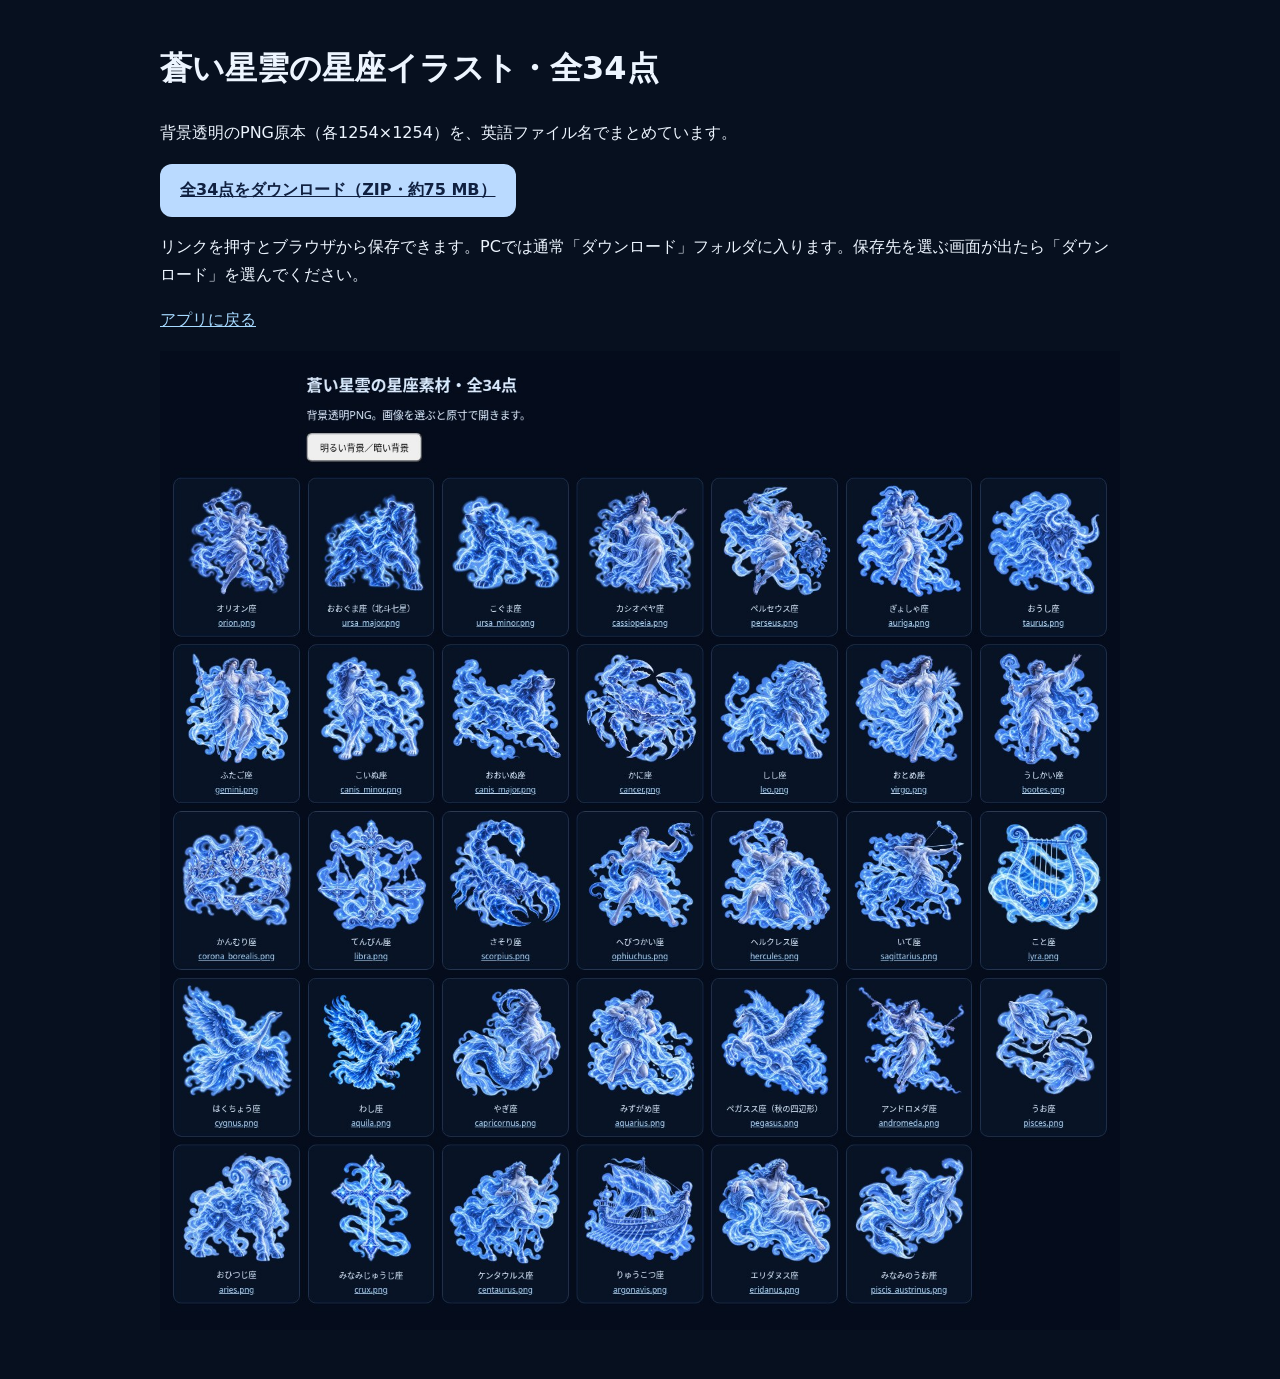
<file: downloads/index.html>
<!doctype html><html lang="ja"><meta charset="utf-8"><meta name="viewport" content="width=device-width,initial-scale=1"><title>星座イラスト素材のダウンロード</title><style>body{max-width:960px;margin:40px auto;padding:0 20px;font:16px/1.8 system-ui;background:#07101f;color:#edf5ff}a{color:#a6d9ff}img{width:100%;height:auto}.download{display:inline-block;background:#badaff;color:#102040;padding:12px 20px;border-radius:12px;font-weight:bold}</style><h1>蒼い星雲の星座イラスト・全34点</h1><p>背景透明のPNG原本（各1254×1254）を、英語ファイル名でまとめています。</p><p><a class="download" href="constellation_set_34.zip" download="constellation_set_34.zip">全34点をダウンロード（ZIP・約75 MB）</a></p><p>リンクを押すとブラウザから保存できます。PCでは通常「ダウンロード」フォルダに入ります。保存先を選ぶ画面が出たら「ダウンロード」を選んでください。</p><p><a href="../">アプリに戻る</a></p><img src="constellations-preview.jpg" alt="34星座のイラスト一覧"></html>
</file>
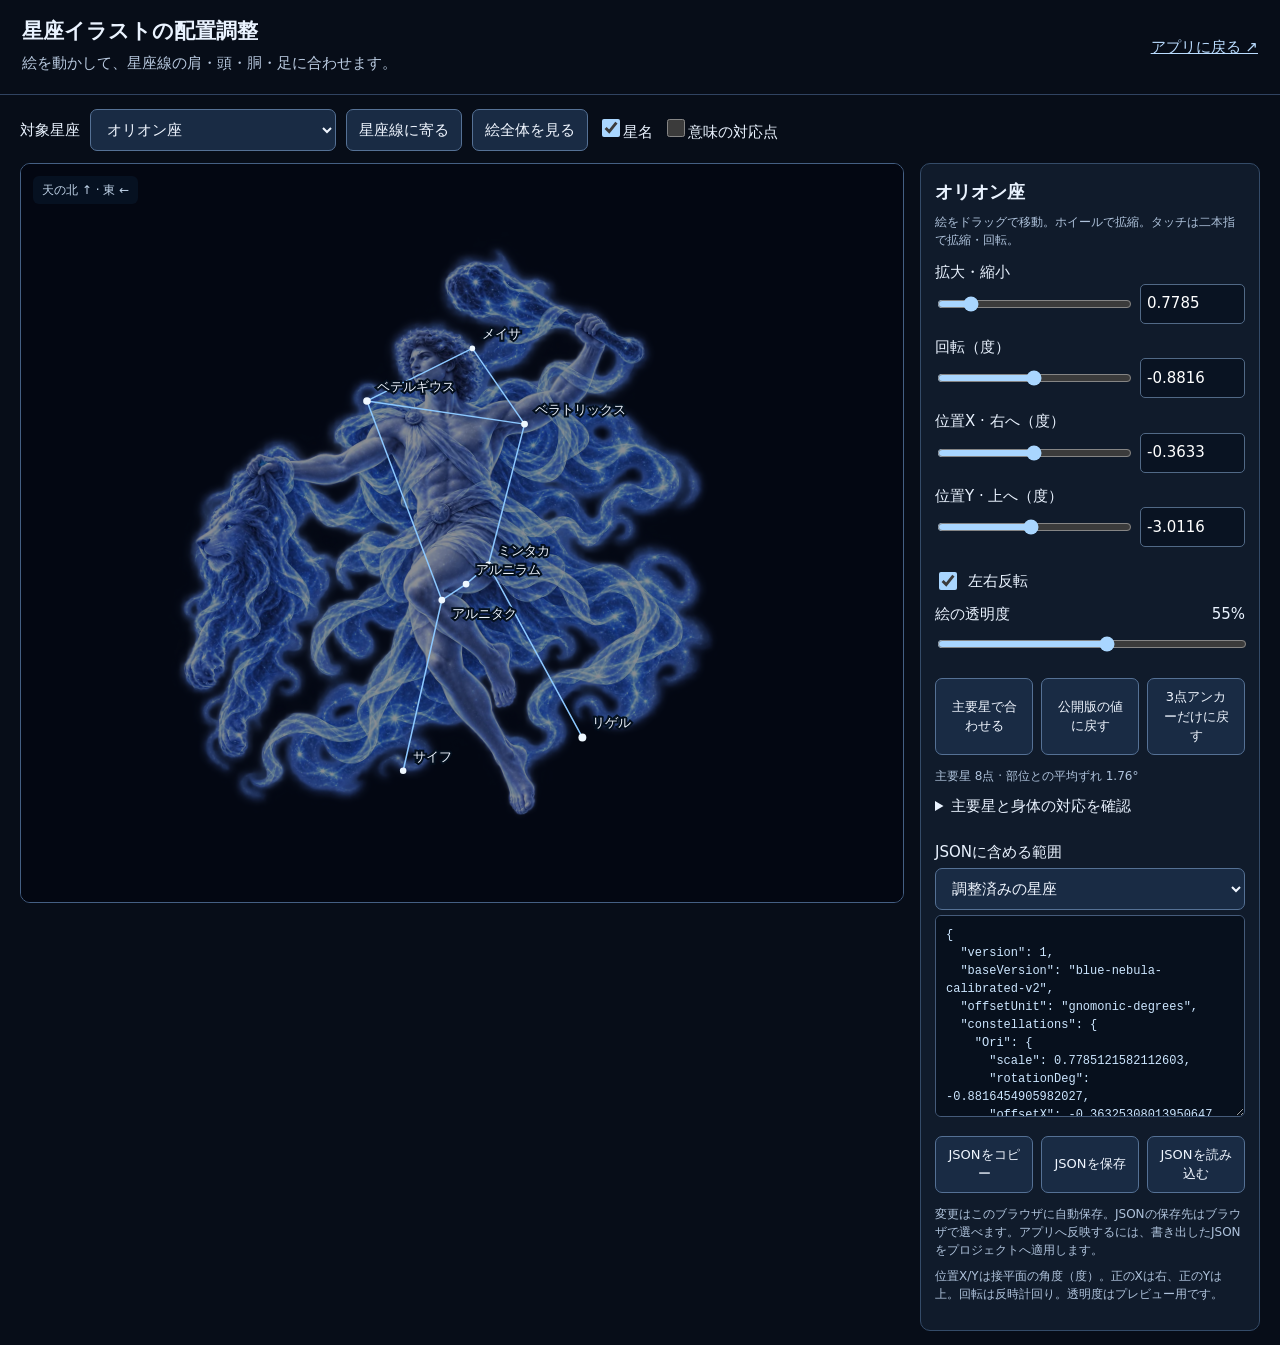
<file: tools/constellation-calibrator.html>
<!doctype html><html lang="ja"><head><meta charset="utf-8"><meta name="viewport" content="width=device-width,initial-scale=1"><title>星座イラスト配置キャリブレーター</title><link rel="stylesheet" href="constellation-calibrator.css"></head><body>
<header><div><h1>星座イラストの配置調整</h1><p>絵を動かして、星座線の肩・頭・胴・足に合わせます。</p></div><a href="../index.html">アプリに戻る ↗</a></header>
<main><div class="toolbar"><label for="constellationSelect">対象星座</label><select id="constellationSelect" disabled></select><button id="fitView">星座線に寄る</button><button id="fitAll">絵全体を見る</button><label><input id="showNames" type="checkbox" checked>星名</label><label><input id="showGuides" type="checkbox">意味の対応点</label></div>
<div class="workspace"><section class="stage" aria-label="星座線とイラストの比較"><canvas id="stage" tabindex="0" aria-label="ドラッグで画像を移動。二本指で拡大・回転できます。"></canvas><div class="compass">天の北 ↑ · 東 ←</div><div id="loading" role="status">読み込み中…</div></section>
<section class="controls" aria-label="配置の調整値"><h2 id="selectedName">配置</h2><p class="hint">絵をドラッグで移動。ホイールで拡縮。タッチは二本指で拡縮・回転。</p>
<div id="fields"></div><label class="check"><input id="flipX" type="checkbox">左右反転</label>
<label class="opacity">絵の透明度 <output id="opacityValue">55%</output><input id="opacity" type="range" min="0" max="100" step="5" value="55"></label>
<div class="buttons"><button id="autoFit">主要星で合わせる</button><button id="reset">公開版の値に戻す</button><button id="baseline">3点アンカーだけに戻す</button></div><p id="guideSummary" class="hint"></p>
<details id="guideDetails"><summary>主要星と身体の対応を確認</summary><table><thead><tr><th>星</th><th>絵の部位</th><th>ずれ</th></tr></thead><tbody id="guideTable"></tbody></table><p class="hint">部位と星のずれを線で表示できます。元のポーズと星の配置は異なるため、すべての関節を厳密に一致させるものではありません。</p></details>
<label for="exportScope">JSONに含める範囲</label><select id="exportScope"><option value="configured">調整済みの星座</option><option value="current">この星座</option><option value="all">全34星座</option></select>
<textarea id="jsonOutput" rows="10" readonly aria-label="調整値JSON"></textarea><div class="buttons"><button id="copy">JSONをコピー</button><button id="save">JSONを保存</button><label class="file">JSONを読み込む<input id="import" type="file" accept="application/json,.json"></label></div>
<p class="hint">変更はこのブラウザに自動保存。JSONの保存先はブラウザで選べます。アプリへ反映するには、書き出したJSONをプロジェクトへ適用します。</p><p class="hint">位置X/Yは接平面の角度（度）。正のXは右、正のYは上。回転は反時計回り。透明度はプレビュー用です。</p><p id="status" role="status" aria-live="polite"></p></section></div></main>
<script src="../assets/constellations/placement.js?v=calibration-v2"></script><script src="constellation-calibrator.js?v=calibration-v2"></script></body></html>
</file>
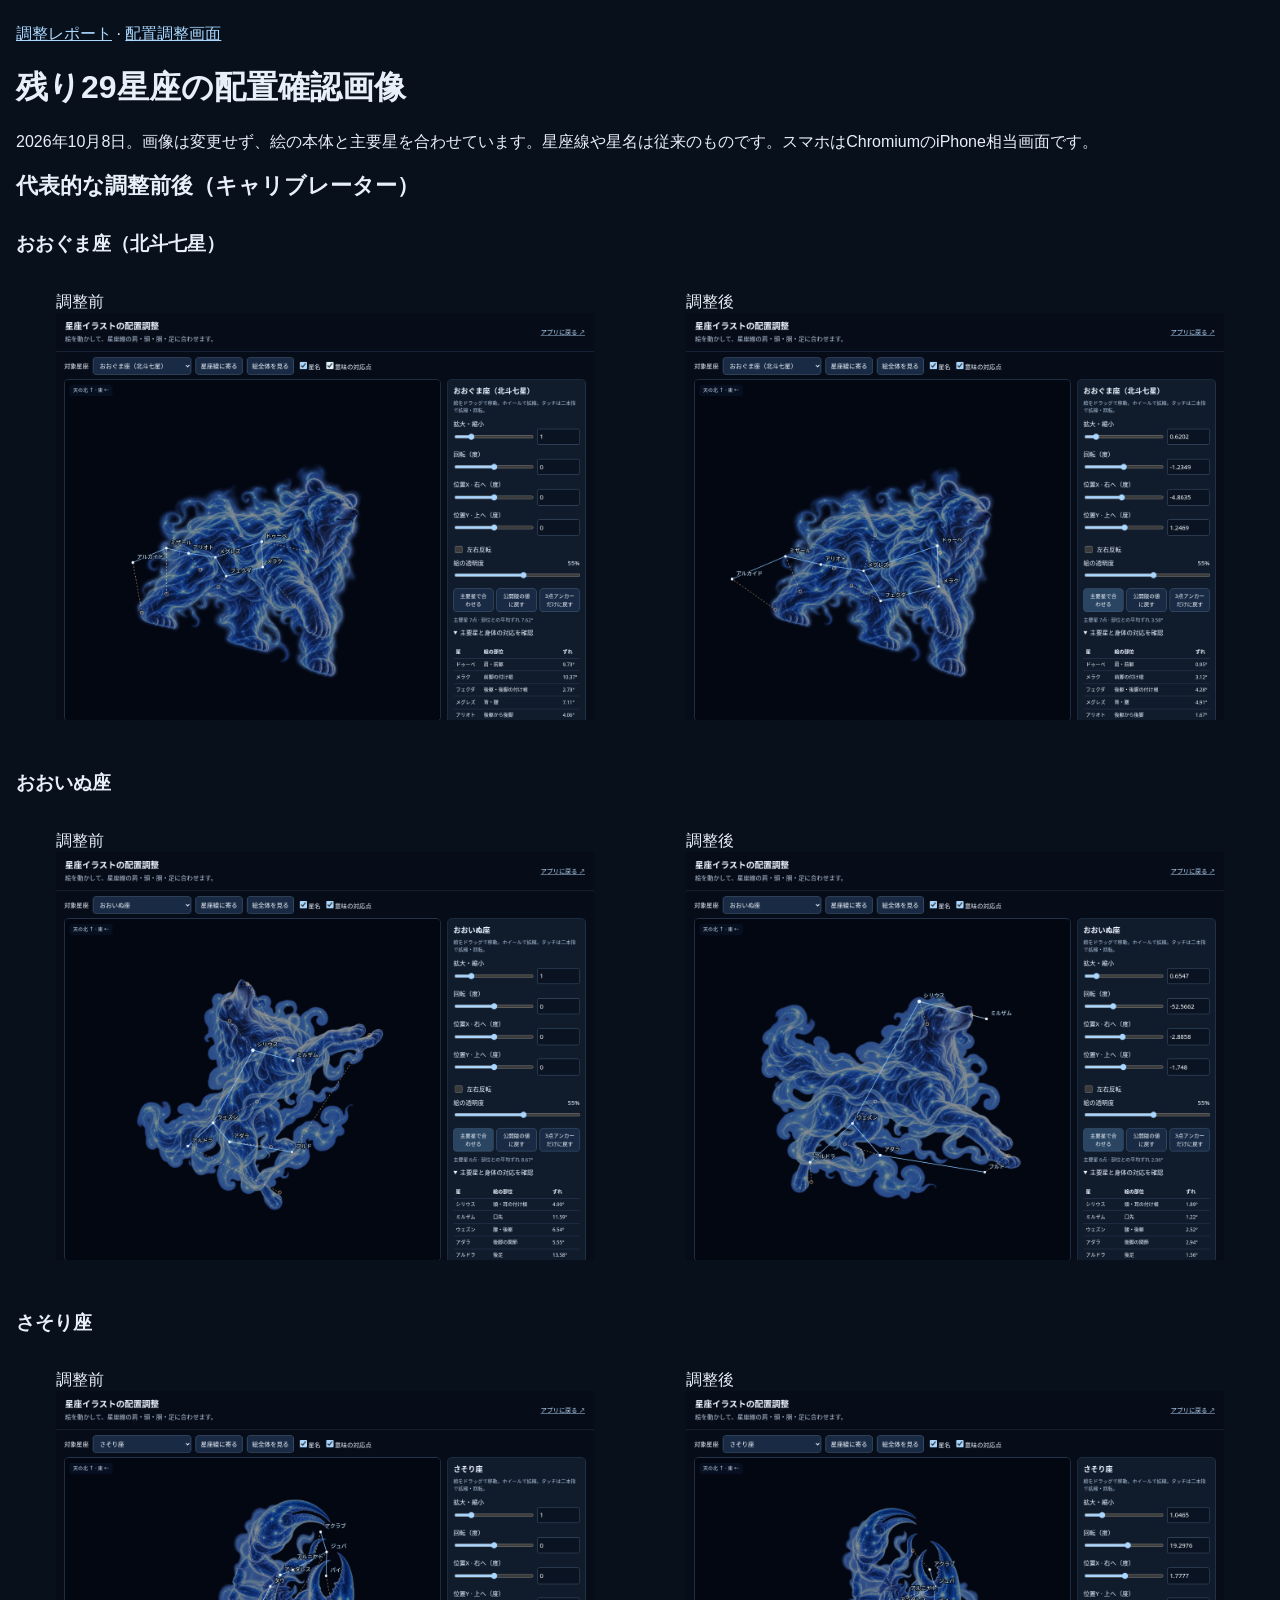
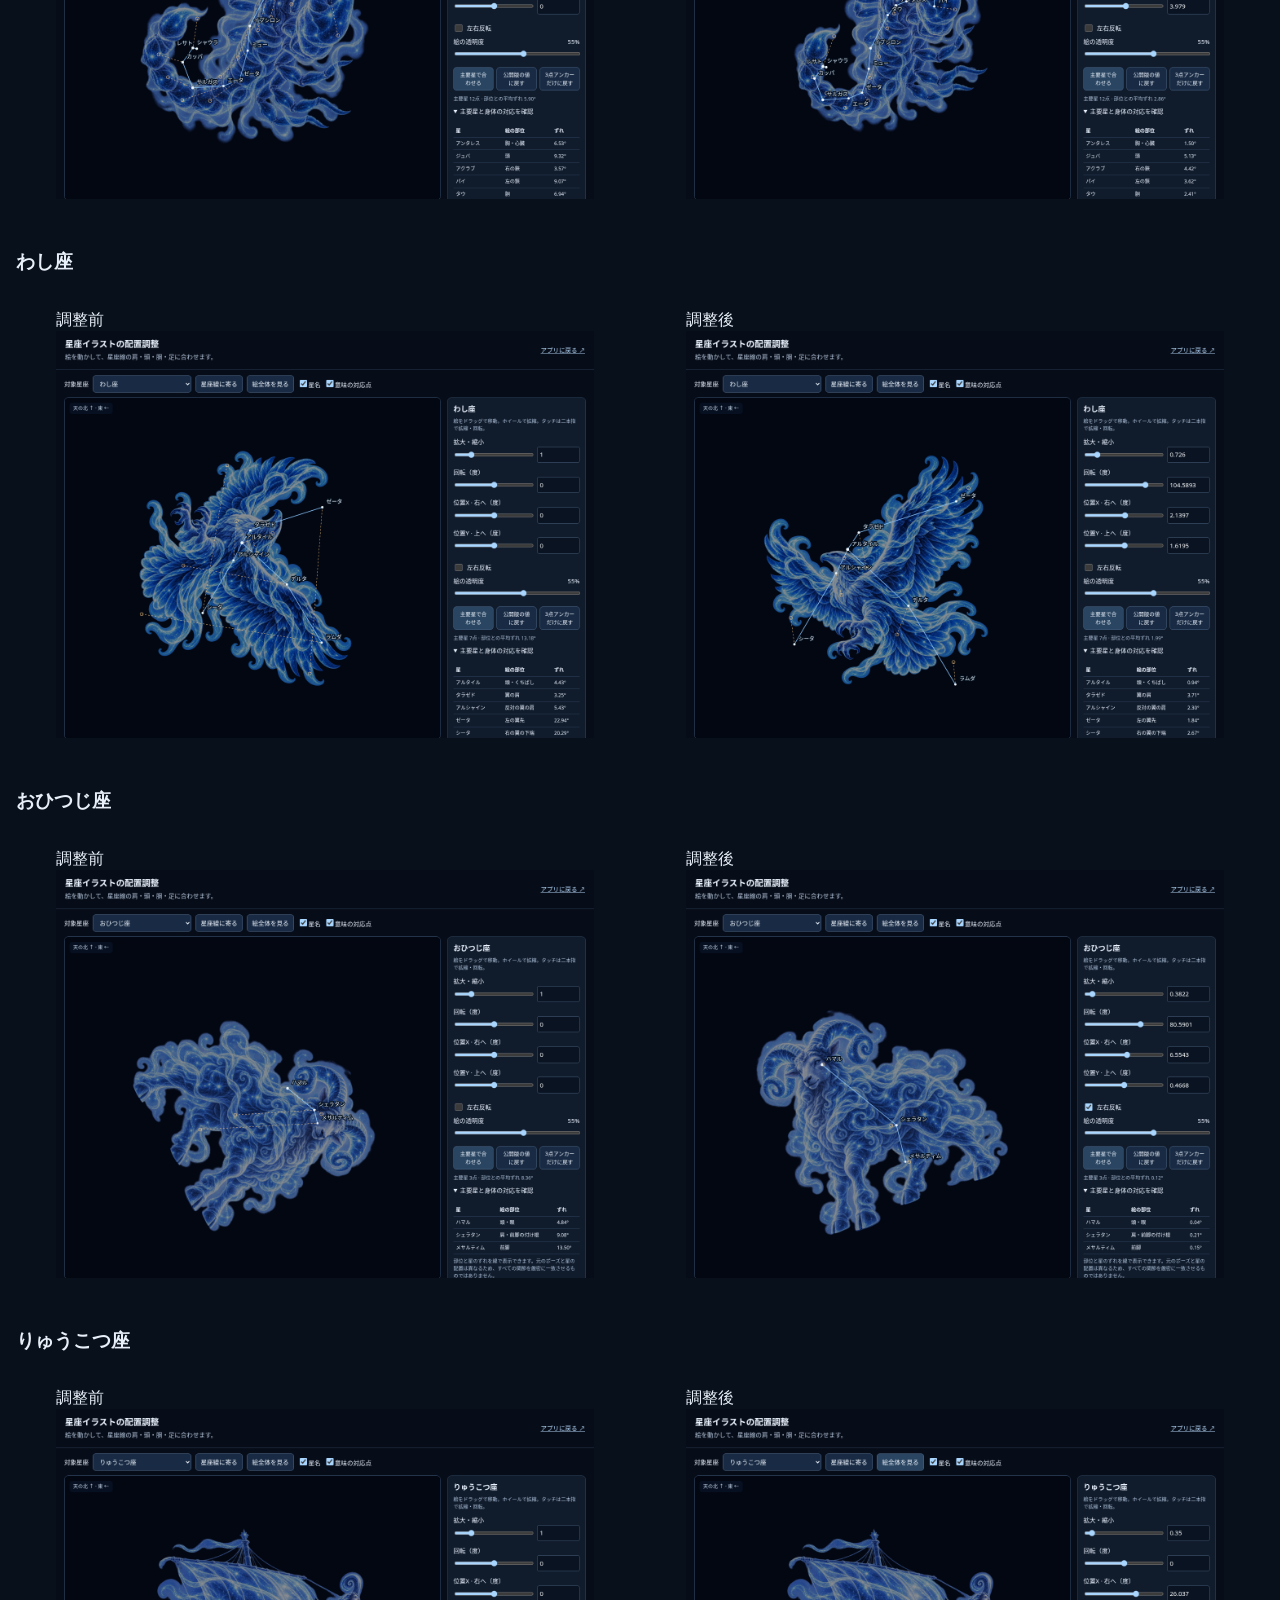
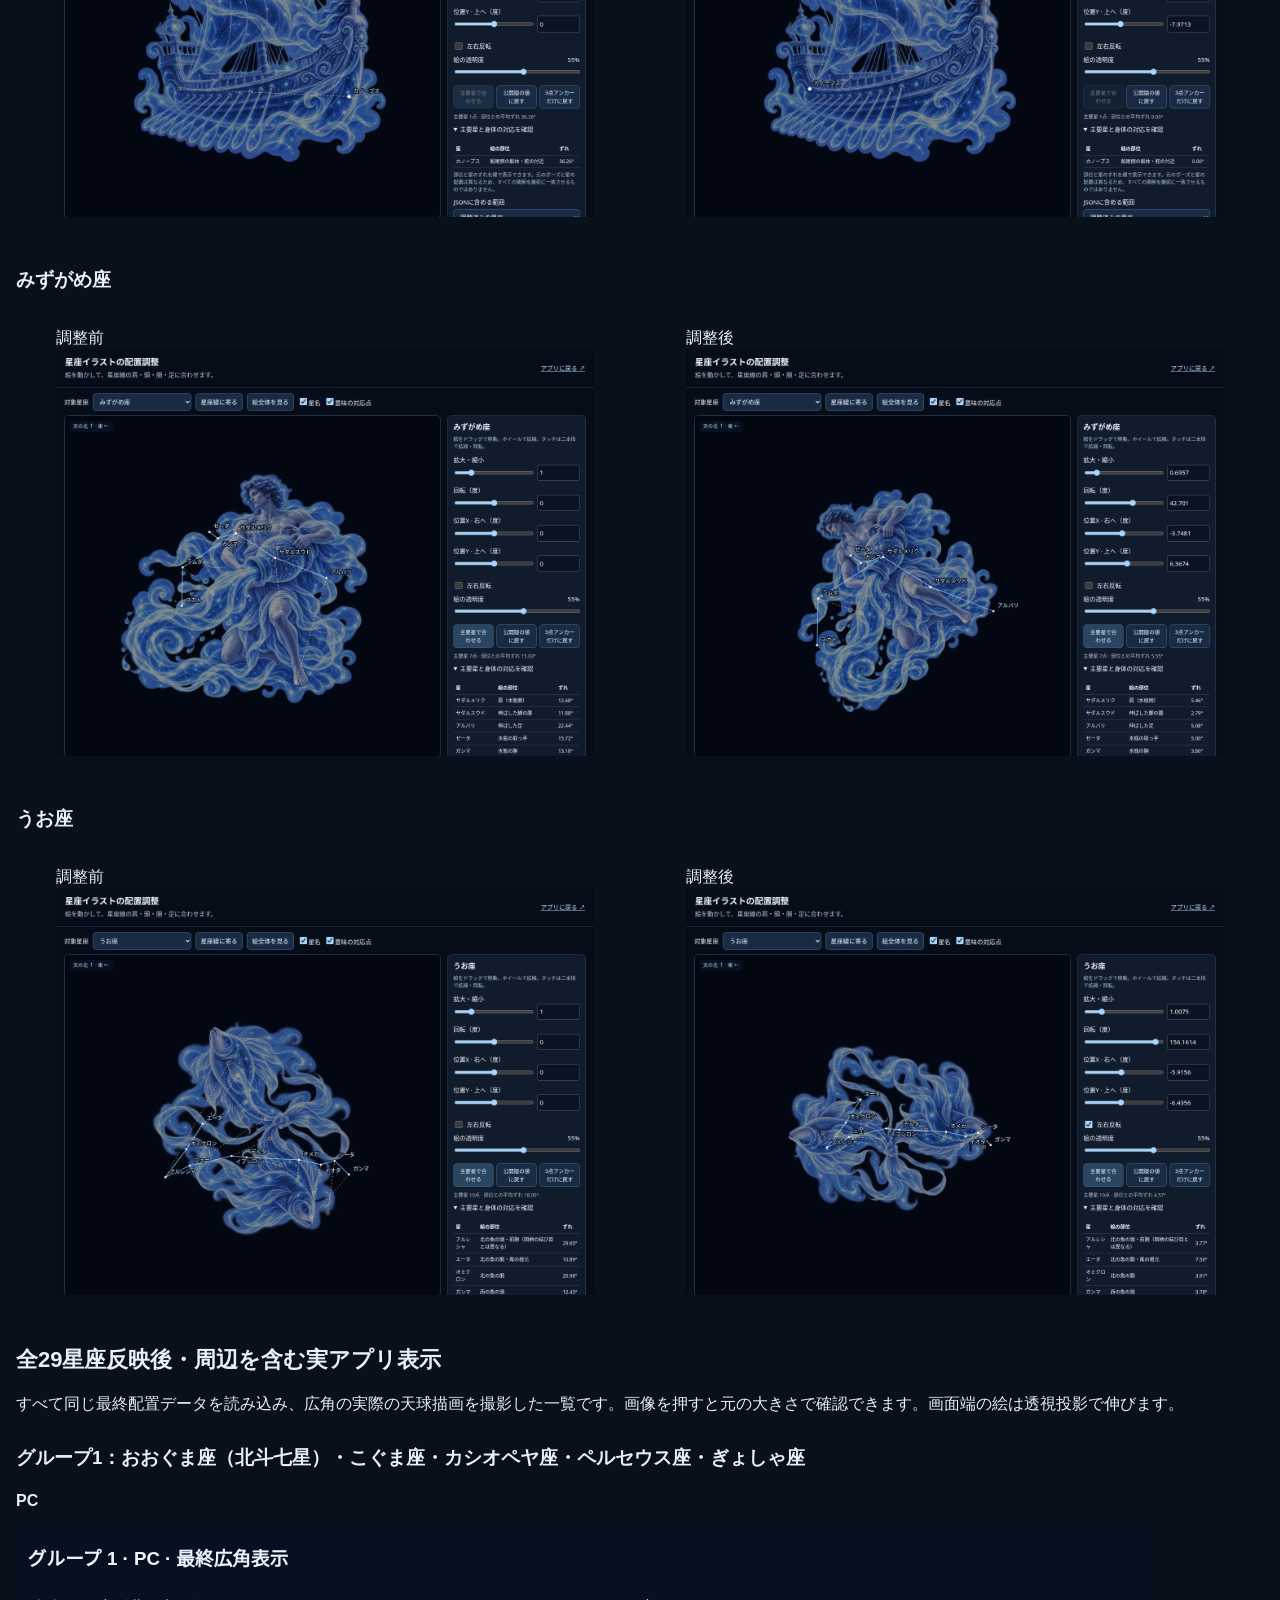
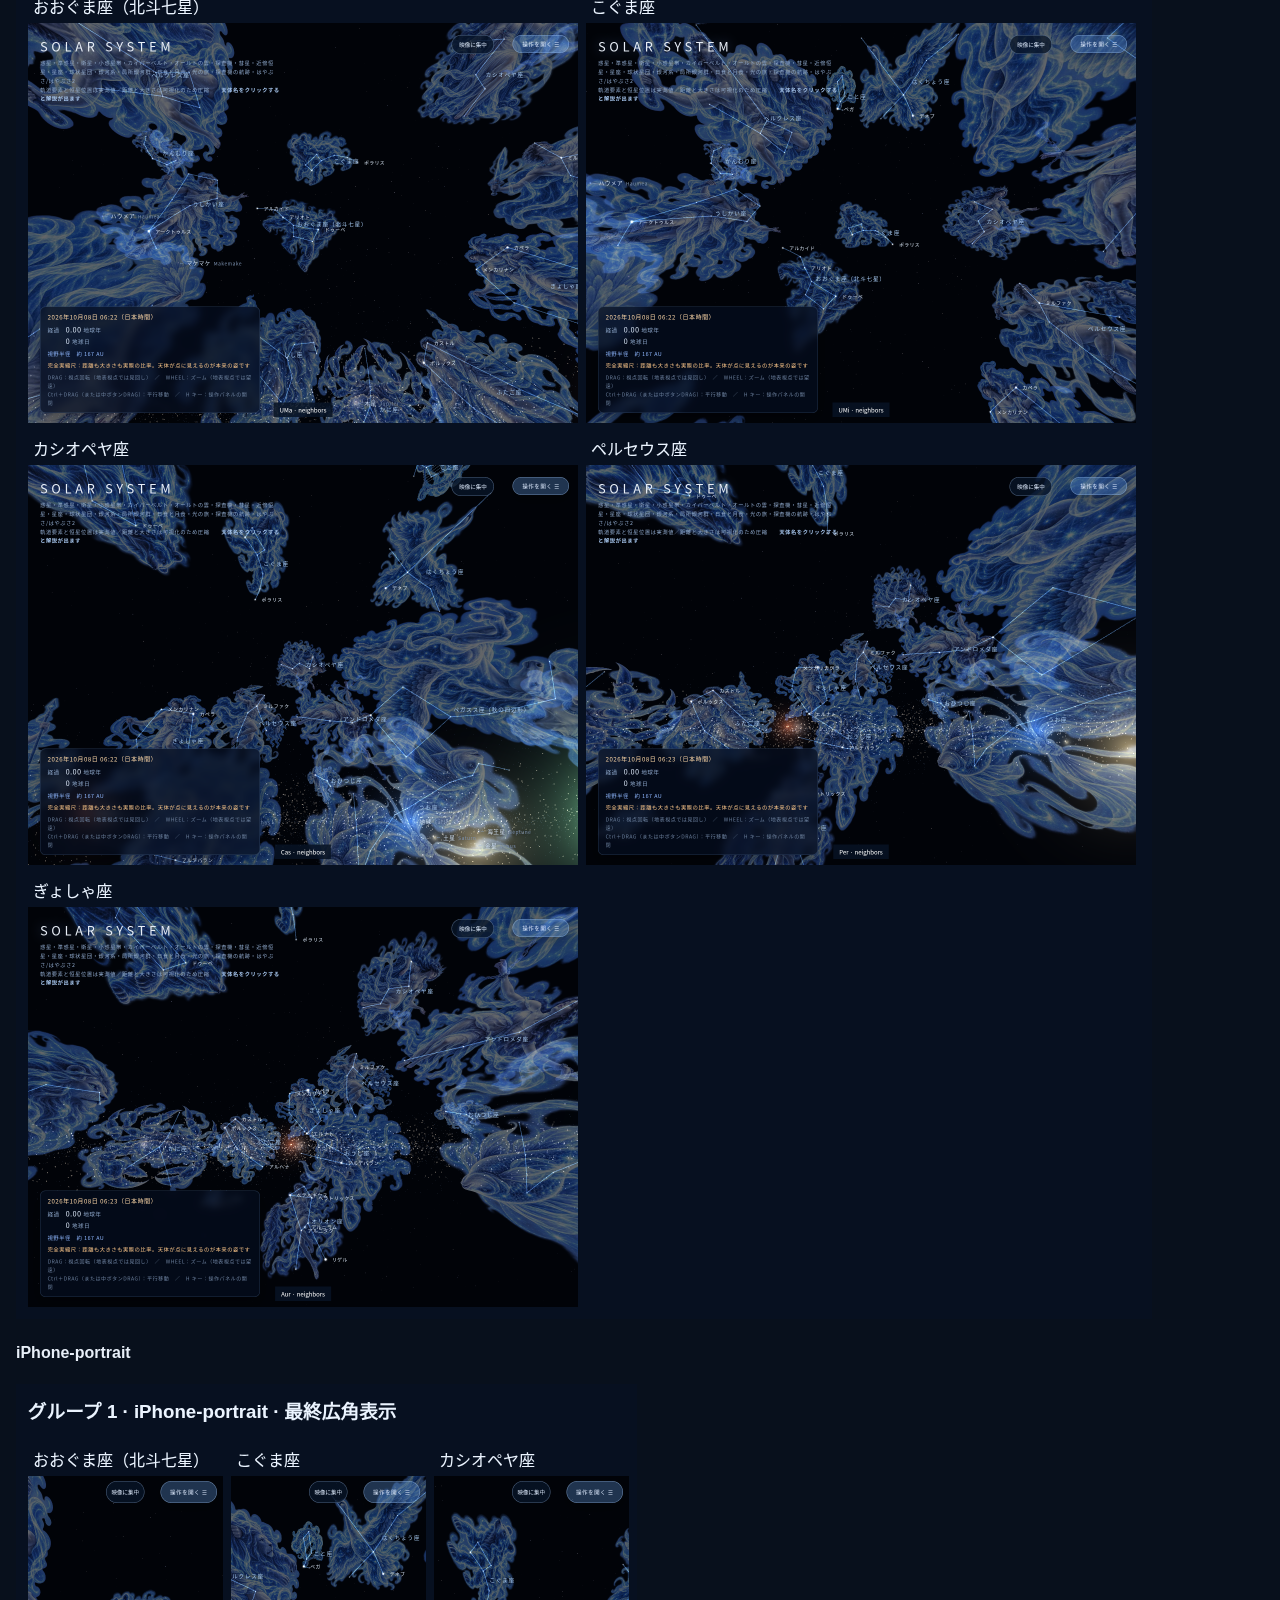
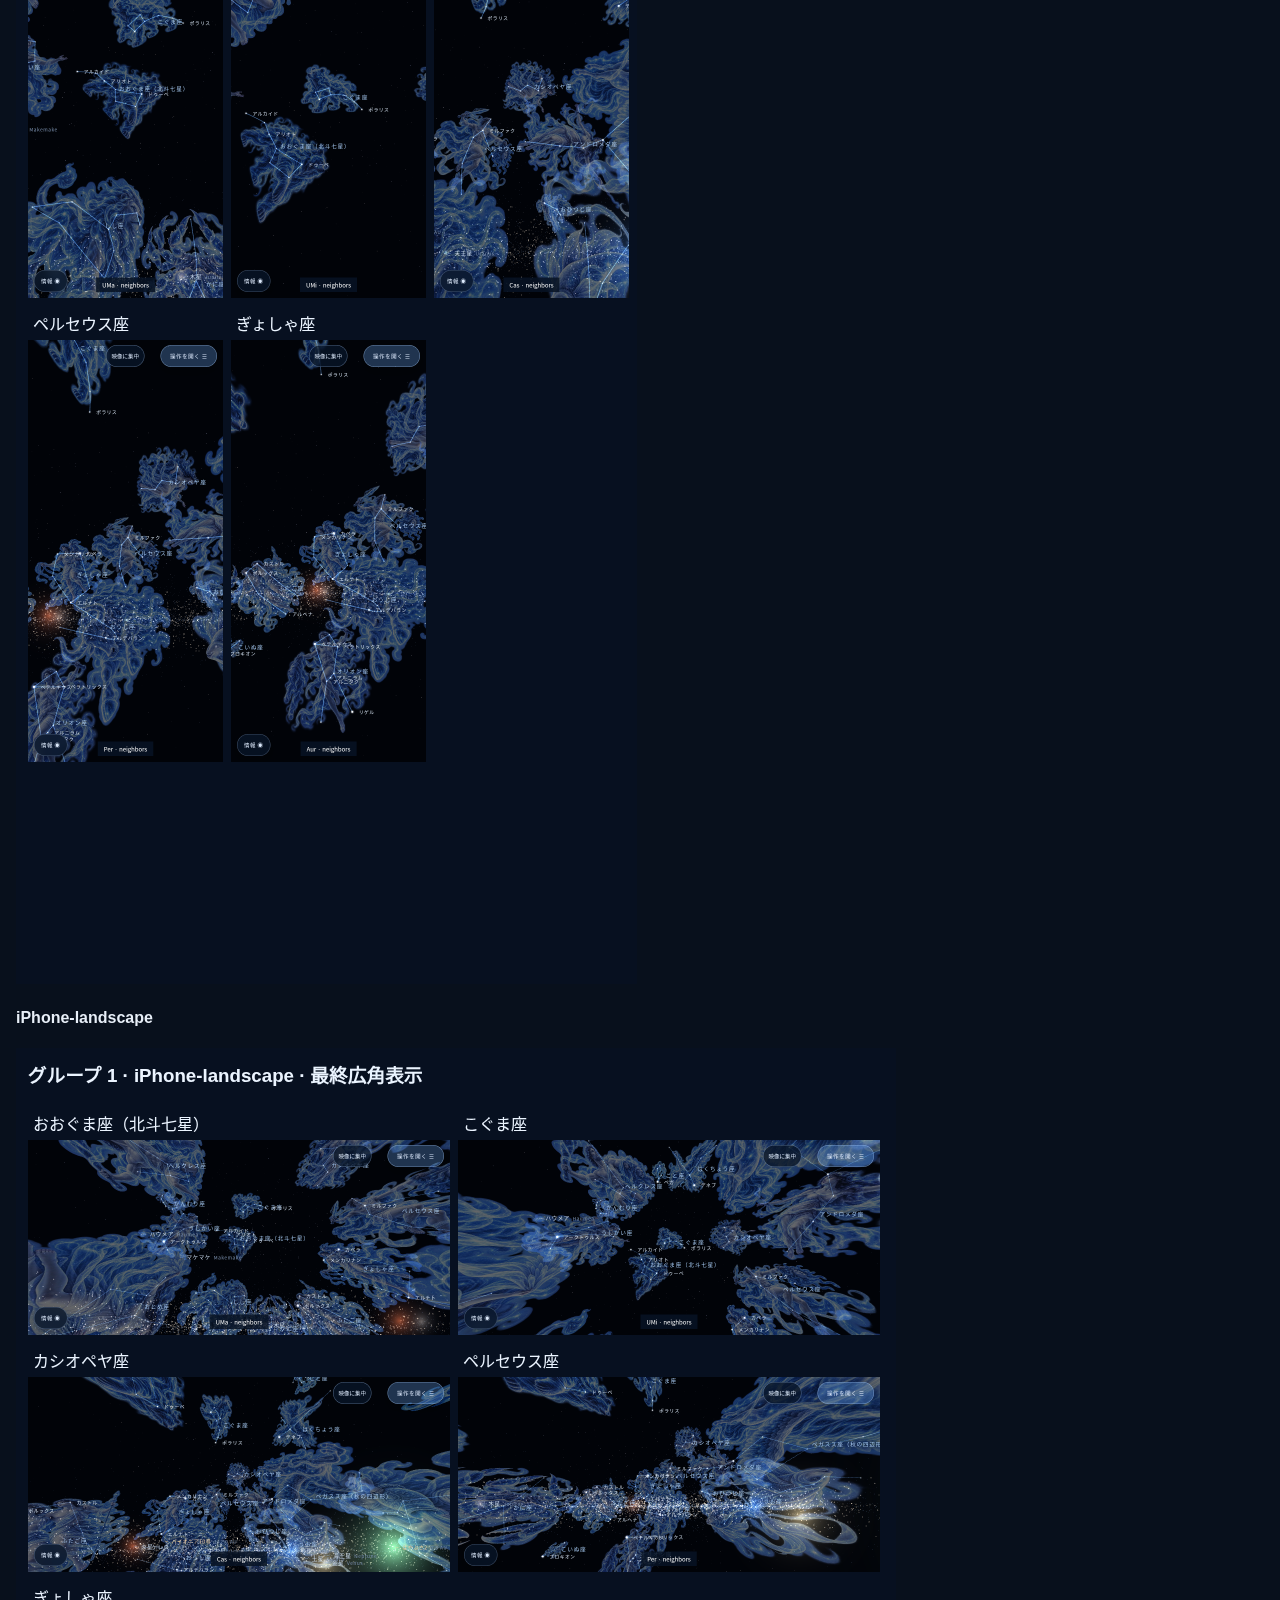
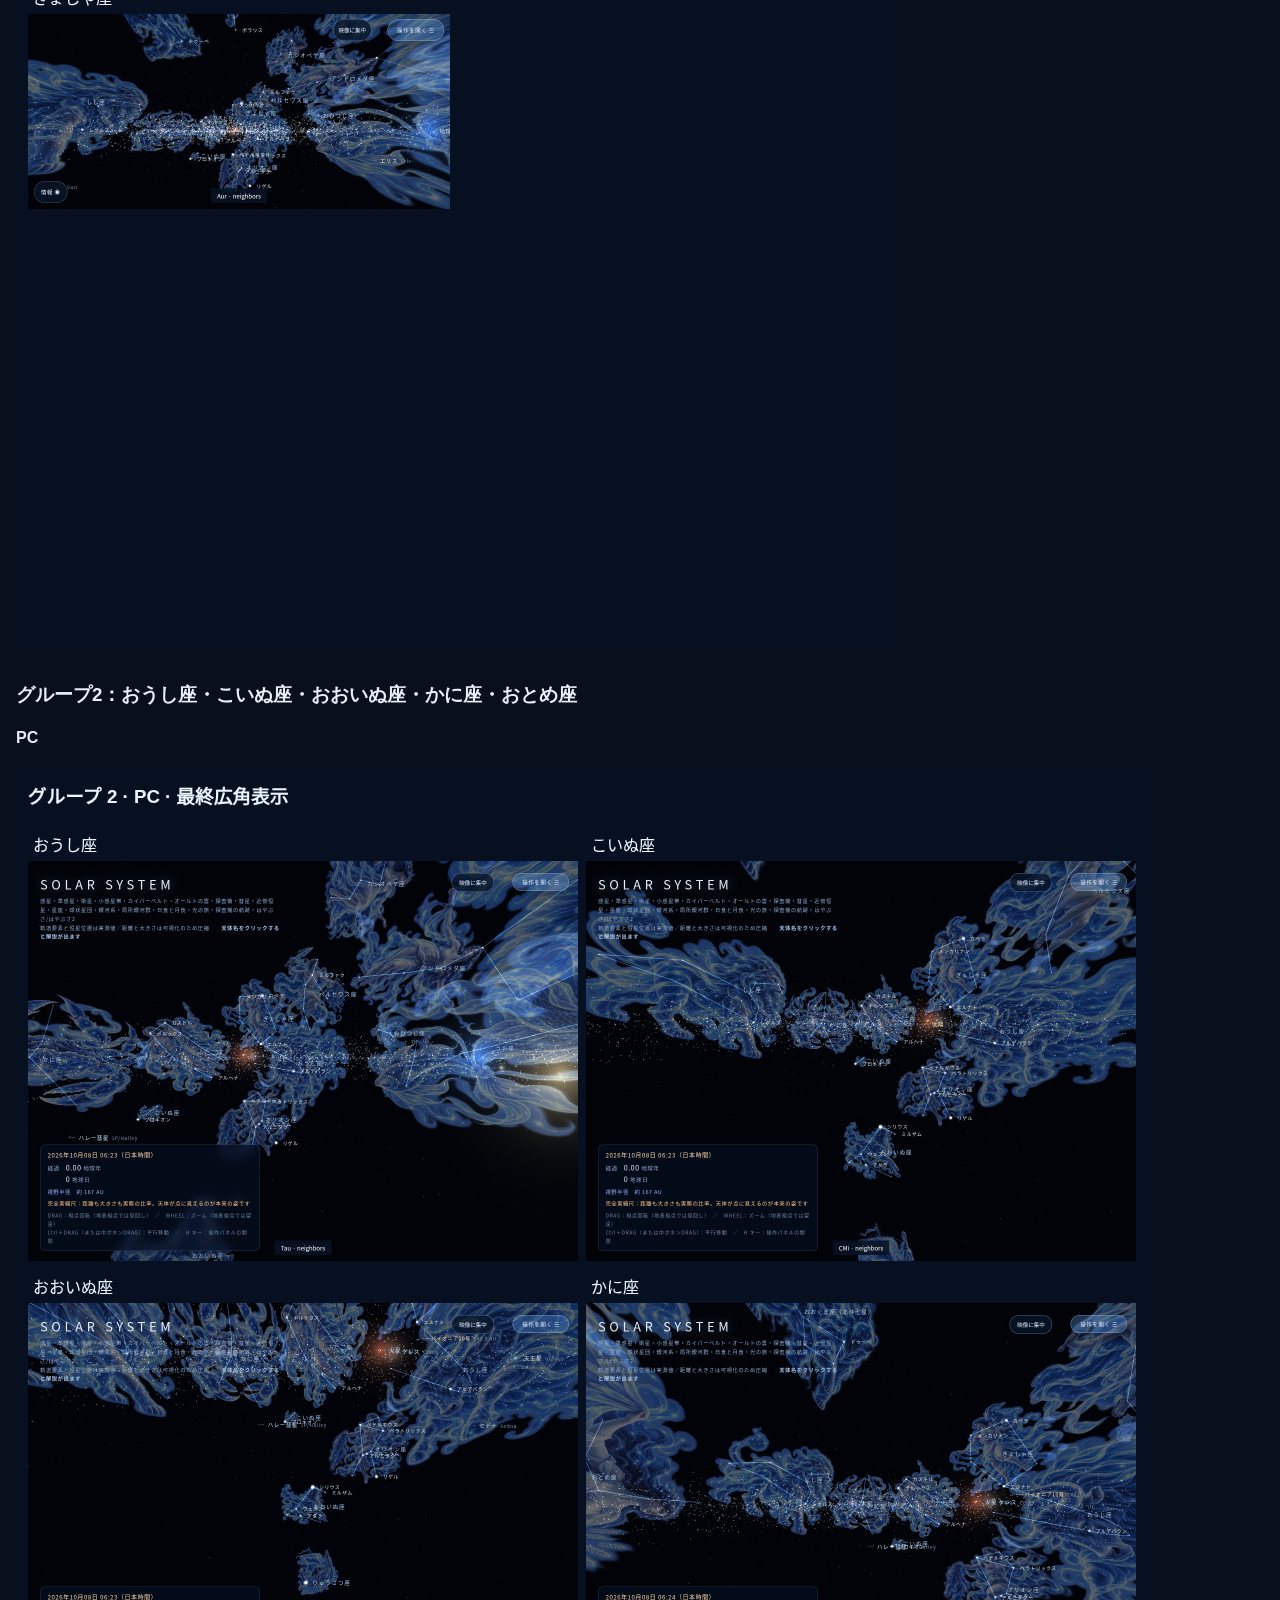
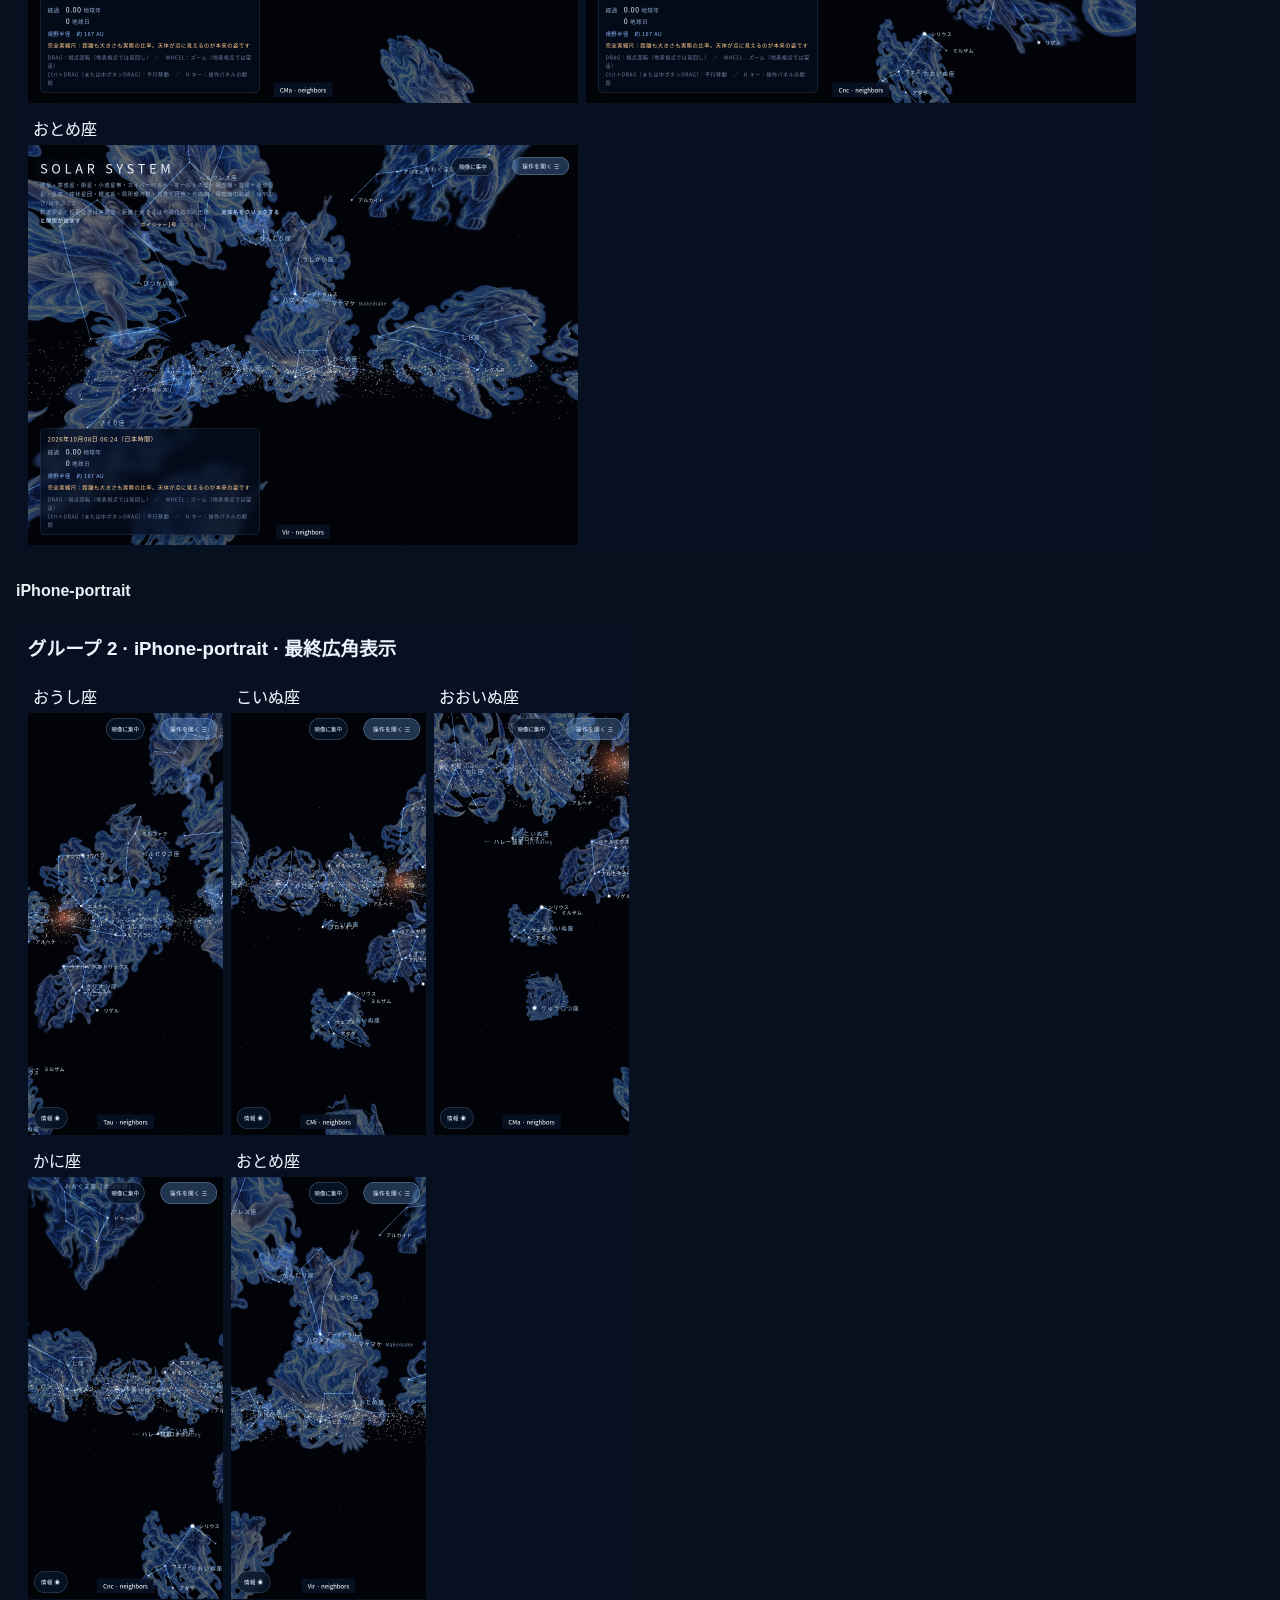
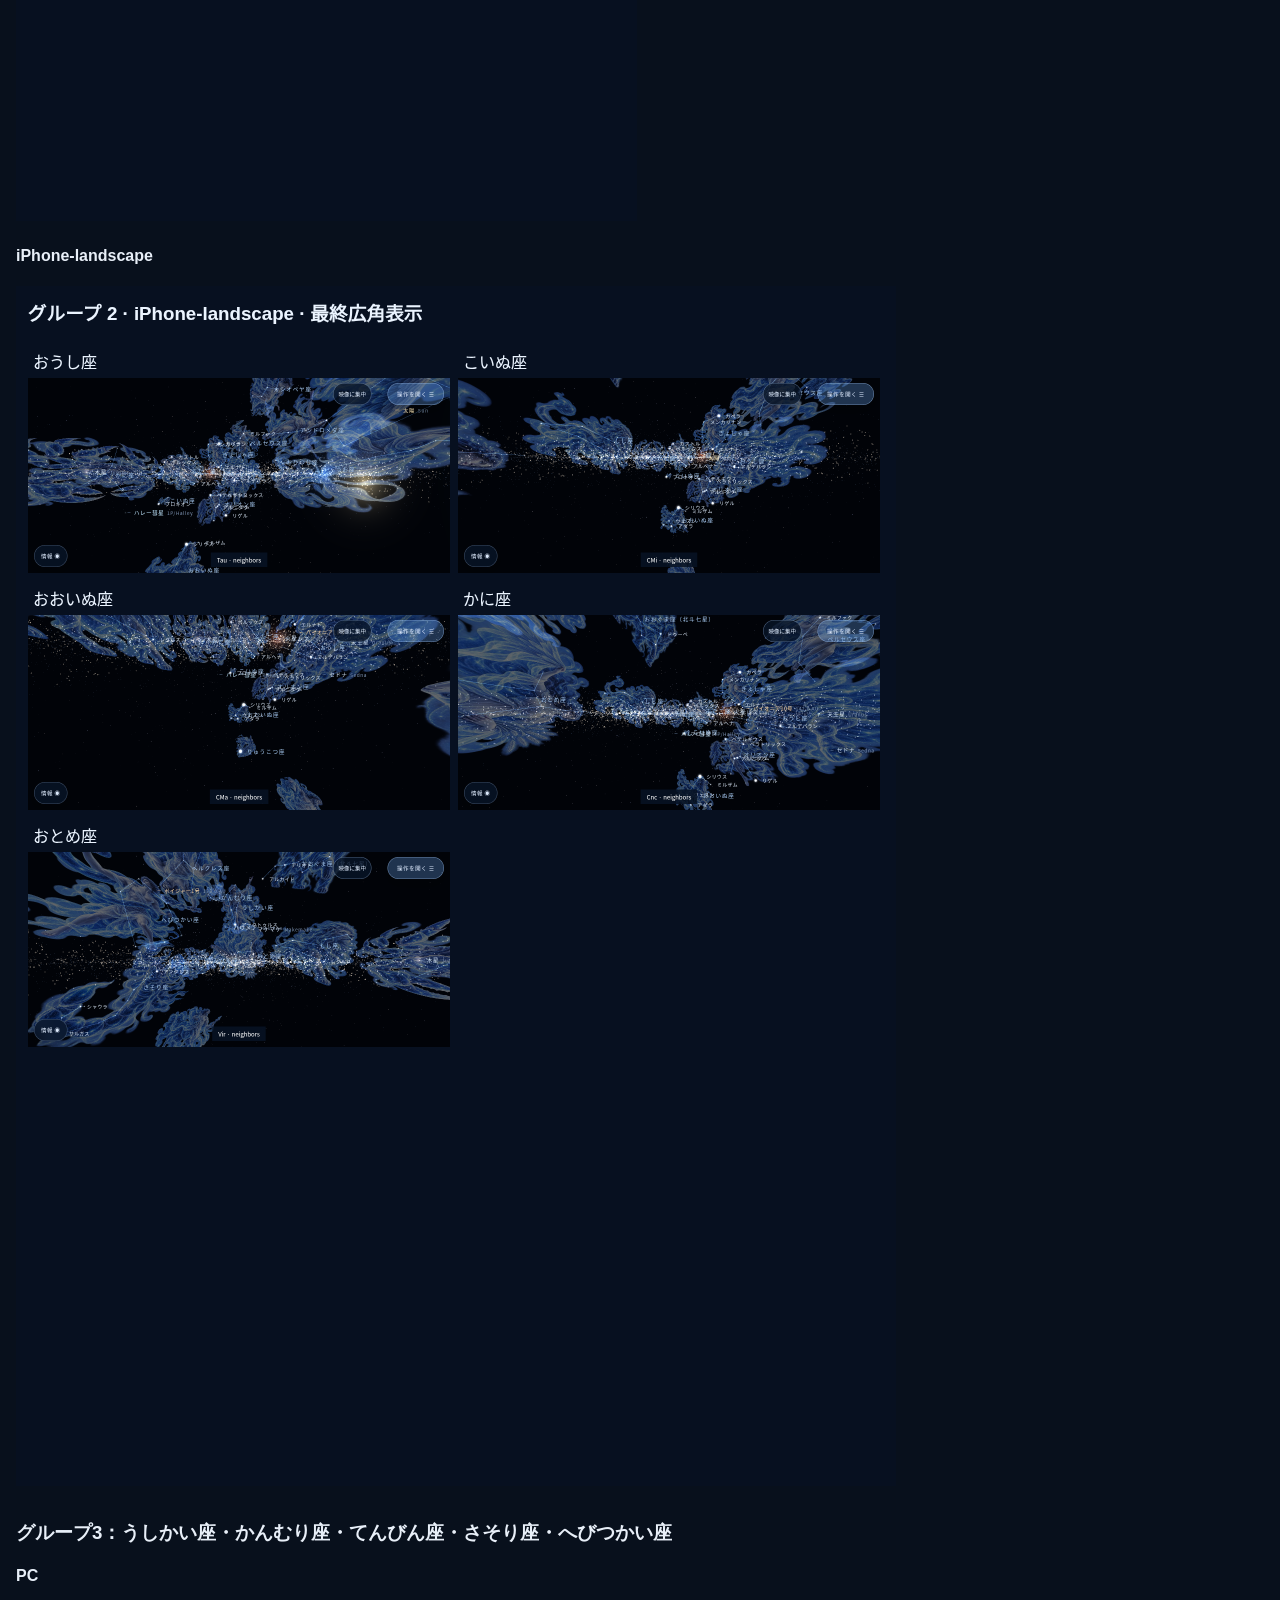
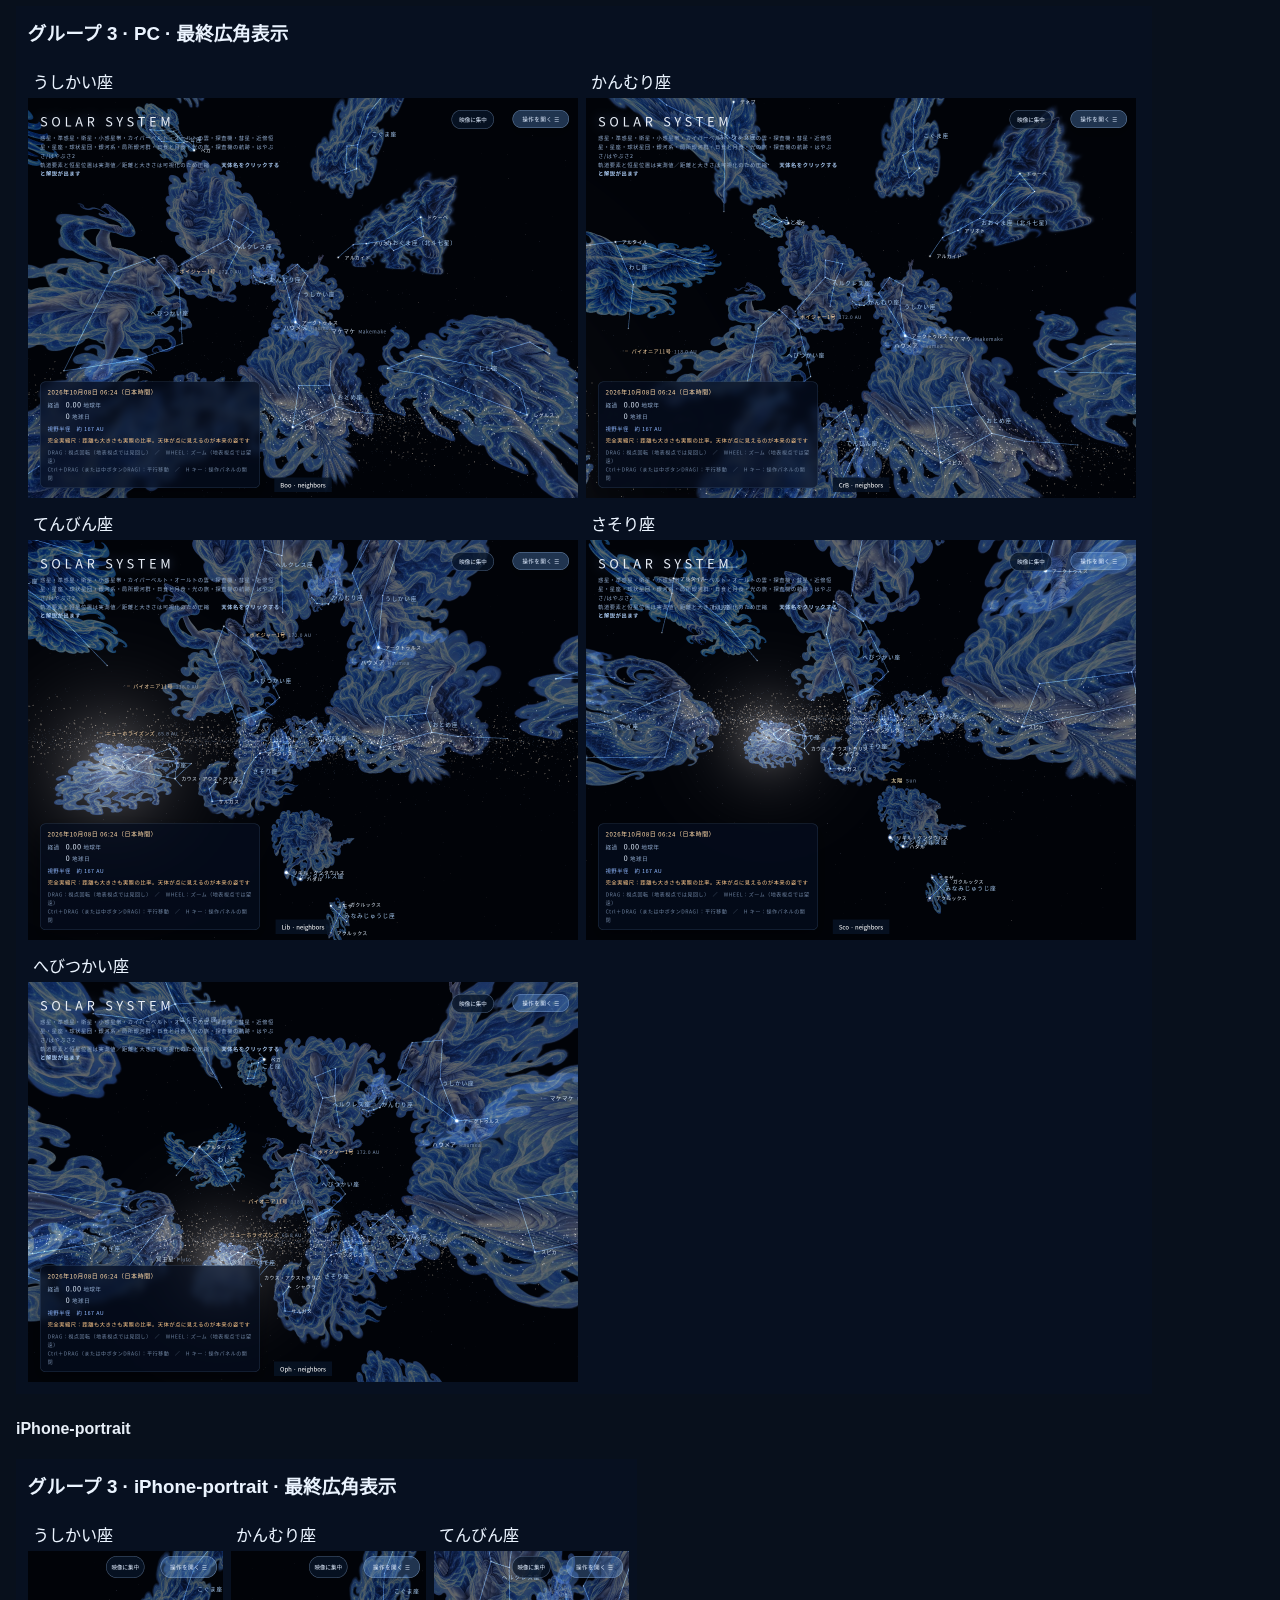
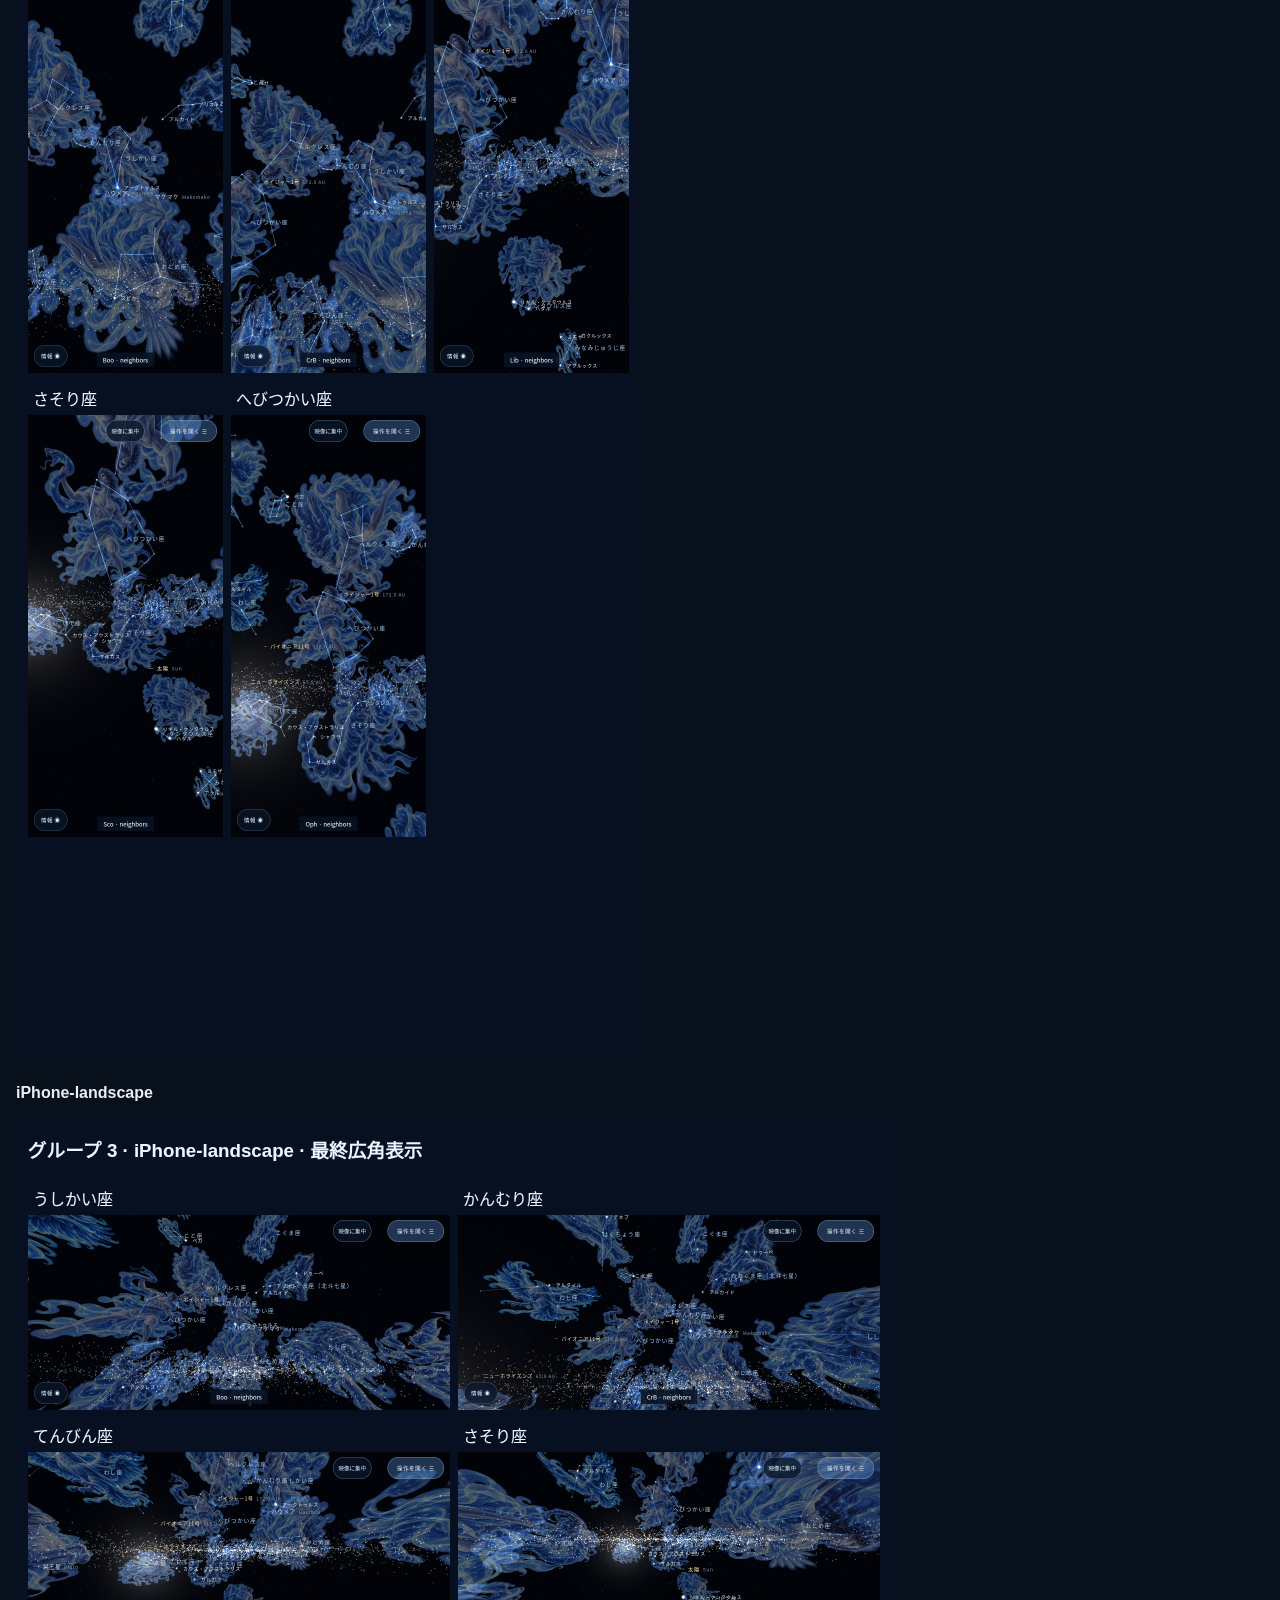
<file: docs/constellation-calibration/remaining-29-gallery.html>
<!doctype html><html lang="ja"><meta charset="utf-8"><meta name="viewport" content="width=device-width,initial-scale=1"><title>29星座の配置確認画像</title><style>body{background:#08101c;color:#e8eff8;font:16px sans-serif;margin:24px auto;padding:0 16px;max-width:1250px}a{color:#abd8ff}img{max-width:100%;height:auto}section{margin:30px 0}.pair{display:grid;grid-template-columns:repeat(auto-fit,minmax(min(100%,400px),1fr));gap:12px}h2{font-size:22px}</style><a href="remaining-29.md">調整レポート</a> · <a href="../../tools/constellation-calibrator.html">配置調整画面</a><h1>残り29星座の配置確認画像</h1><p>2026年10月8日。画像は変更せず、絵の本体と主要星を合わせています。星座線や星名は従来のものです。スマホはChromiumのiPhone相当画面です。</p><h2>代表的な調整前後（キャリブレーター）</h2><section><h3>おおぐま座（北斗七星）</h3><div class="pair"><figure><figcaption>調整前</figcaption><a href="screenshots/placement-before-UMa.png"><img loading="lazy" src="screenshots/placement-before-UMa.png" alt="おおぐま座（北斗七星）・調整前"></a></figure><figure><figcaption>調整後</figcaption><a href="screenshots/placement-after-UMa.png"><img loading="lazy" src="screenshots/placement-after-UMa.png" alt="おおぐま座（北斗七星）・調整後"></a></figure></div></section><section><h3>おおいぬ座</h3><div class="pair"><figure><figcaption>調整前</figcaption><a href="screenshots/placement-before-CMa.png"><img loading="lazy" src="screenshots/placement-before-CMa.png" alt="おおいぬ座・調整前"></a></figure><figure><figcaption>調整後</figcaption><a href="screenshots/placement-after-CMa.png"><img loading="lazy" src="screenshots/placement-after-CMa.png" alt="おおいぬ座・調整後"></a></figure></div></section><section><h3>さそり座</h3><div class="pair"><figure><figcaption>調整前</figcaption><a href="screenshots/placement-before-Sco.png"><img loading="lazy" src="screenshots/placement-before-Sco.png" alt="さそり座・調整前"></a></figure><figure><figcaption>調整後</figcaption><a href="screenshots/placement-after-Sco.png"><img loading="lazy" src="screenshots/placement-after-Sco.png" alt="さそり座・調整後"></a></figure></div></section><section><h3>わし座</h3><div class="pair"><figure><figcaption>調整前</figcaption><a href="screenshots/placement-before-Aql.png"><img loading="lazy" src="screenshots/placement-before-Aql.png" alt="わし座・調整前"></a></figure><figure><figcaption>調整後</figcaption><a href="screenshots/placement-after-Aql.png"><img loading="lazy" src="screenshots/placement-after-Aql.png" alt="わし座・調整後"></a></figure></div></section><section><h3>おひつじ座</h3><div class="pair"><figure><figcaption>調整前</figcaption><a href="screenshots/placement-before-Ari.png"><img loading="lazy" src="screenshots/placement-before-Ari.png" alt="おひつじ座・調整前"></a></figure><figure><figcaption>調整後</figcaption><a href="screenshots/placement-after-Ari.png"><img loading="lazy" src="screenshots/placement-after-Ari.png" alt="おひつじ座・調整後"></a></figure></div></section><section><h3>りゅうこつ座</h3><div class="pair"><figure><figcaption>調整前</figcaption><a href="screenshots/placement-before-Car.png"><img loading="lazy" src="screenshots/placement-before-Car.png" alt="りゅうこつ座・調整前"></a></figure><figure><figcaption>調整後</figcaption><a href="screenshots/placement-after-Car.png"><img loading="lazy" src="screenshots/placement-after-Car.png" alt="りゅうこつ座・調整後"></a></figure></div></section><section><h3>みずがめ座</h3><div class="pair"><figure><figcaption>調整前</figcaption><a href="screenshots/placement-before-Aqr.png"><img loading="lazy" src="screenshots/placement-before-Aqr.png" alt="みずがめ座・調整前"></a></figure><figure><figcaption>調整後</figcaption><a href="screenshots/placement-after-Aqr.png"><img loading="lazy" src="screenshots/placement-after-Aqr.png" alt="みずがめ座・調整後"></a></figure></div></section><section><h3>うお座</h3><div class="pair"><figure><figcaption>調整前</figcaption><a href="screenshots/placement-before-Psc.png"><img loading="lazy" src="screenshots/placement-before-Psc.png" alt="うお座・調整前"></a></figure><figure><figcaption>調整後</figcaption><a href="screenshots/placement-after-Psc.png"><img loading="lazy" src="screenshots/placement-after-Psc.png" alt="うお座・調整後"></a></figure></div></section><h2>全29星座反映後・周辺を含む実アプリ表示</h2><p>すべて同じ最終配置データを読み込み、広角の実際の天球描画を撮影した一覧です。画像を押すと元の大きさで確認できます。画面端の絵は透視投影で伸びます。</p><section><h3>グループ1：おおぐま座（北斗七星）・こぐま座・カシオペヤ座・ペルセウス座・ぎょしゃ座</h3><h4>PC</h4><a href="screenshots/group-1-PC.png"><img loading="lazy" src="screenshots/group-1-PC.png" alt="グループ1・PCの実アプリ表示"></a><h4>iPhone-portrait</h4><a href="screenshots/group-1-iPhone-portrait.png"><img loading="lazy" src="screenshots/group-1-iPhone-portrait.png" alt="グループ1・iPhone-portraitの実アプリ表示"></a><h4>iPhone-landscape</h4><a href="screenshots/group-1-iPhone-landscape.png"><img loading="lazy" src="screenshots/group-1-iPhone-landscape.png" alt="グループ1・iPhone-landscapeの実アプリ表示"></a></section><section><h3>グループ2：おうし座・こいぬ座・おおいぬ座・かに座・おとめ座</h3><h4>PC</h4><a href="screenshots/group-2-PC.png"><img loading="lazy" src="screenshots/group-2-PC.png" alt="グループ2・PCの実アプリ表示"></a><h4>iPhone-portrait</h4><a href="screenshots/group-2-iPhone-portrait.png"><img loading="lazy" src="screenshots/group-2-iPhone-portrait.png" alt="グループ2・iPhone-portraitの実アプリ表示"></a><h4>iPhone-landscape</h4><a href="screenshots/group-2-iPhone-landscape.png"><img loading="lazy" src="screenshots/group-2-iPhone-landscape.png" alt="グループ2・iPhone-landscapeの実アプリ表示"></a></section><section><h3>グループ3：うしかい座・かんむり座・てんびん座・さそり座・へびつかい座</h3><h4>PC</h4><a href="screenshots/group-3-PC.png"><img loading="lazy" src="screenshots/group-3-PC.png" alt="グループ3・PCの実アプリ表示"></a><h4>iPhone-portrait</h4><a href="screenshots/group-3-iPhone-portrait.png"><img loading="lazy" src="screenshots/group-3-iPhone-portrait.png" alt="グループ3・iPhone-portraitの実アプリ表示"></a><h4>iPhone-landscape</h4><a href="screenshots/group-3-iPhone-landscape.png"><img loading="lazy" src="screenshots/group-3-iPhone-landscape.png" alt="グループ3・iPhone-landscapeの実アプリ表示"></a></section><section><h3>グループ4：ヘルクレス座・いて座・こと座・はくちょう座・わし座</h3><h4>PC</h4><a href="screenshots/group-4-PC.png"><img loading="lazy" src="screenshots/group-4-PC.png" alt="グループ4・PCの実アプリ表示"></a><h4>iPhone-portrait</h4><a href="screenshots/group-4-iPhone-portrait.png"><img loading="lazy" src="screenshots/group-4-iPhone-portrait.png" alt="グループ4・iPhone-portraitの実アプリ表示"></a><h4>iPhone-landscape</h4><a href="screenshots/group-4-iPhone-landscape.png"><img loading="lazy" src="screenshots/group-4-iPhone-landscape.png" alt="グループ4・iPhone-landscapeの実アプリ表示"></a></section><section><h3>グループ5：やぎ座・みずがめ座・うお座・おひつじ座・みなみじゅうじ座</h3><h4>PC</h4><a href="screenshots/group-5-PC.png"><img loading="lazy" src="screenshots/group-5-PC.png" alt="グループ5・PCの実アプリ表示"></a><h4>iPhone-portrait</h4><a href="screenshots/group-5-iPhone-portrait.png"><img loading="lazy" src="screenshots/group-5-iPhone-portrait.png" alt="グループ5・iPhone-portraitの実アプリ表示"></a><h4>iPhone-landscape</h4><a href="screenshots/group-5-iPhone-landscape.png"><img loading="lazy" src="screenshots/group-5-iPhone-landscape.png" alt="グループ5・iPhone-landscapeの実アプリ表示"></a></section><section><h3>グループ6：ケンタウルス座・りゅうこつ座・エリダヌス座・みなみのうお座</h3><h4>PC</h4><a href="screenshots/group-6-PC.png"><img loading="lazy" src="screenshots/group-6-PC.png" alt="グループ6・PCの実アプリ表示"></a><h4>iPhone-portrait</h4><a href="screenshots/group-6-iPhone-portrait.png"><img loading="lazy" src="screenshots/group-6-iPhone-portrait.png" alt="グループ6・iPhone-portraitの実アプリ表示"></a><h4>iPhone-landscape</h4><a href="screenshots/group-6-iPhone-landscape.png"><img loading="lazy" src="screenshots/group-6-iPhone-landscape.png" alt="グループ6・iPhone-landscapeの実アプリ表示"></a></section><h2>通常操作で開いた熊本の空・月面の空</h2><p>既存の地表モードの表示。スマホはiPhone相当の縦画面です。</p><div class="pair"><figure><figcaption>PC・熊本の空</figcaption><a href="screenshots/normal-sky-PC.png"><img loading="lazy" src="screenshots/normal-sky-PC.png" alt="PCの熊本の空"></a></figure><figure><figcaption>PC・月面の空</figcaption><a href="screenshots/normal-moon-PC.png"><img loading="lazy" src="screenshots/normal-moon-PC.png" alt="PCの月面の空"></a></figure><figure><figcaption>iPhone・熊本の空</figcaption><a href="screenshots/normal-sky-iPhone.png"><img loading="lazy" src="screenshots/normal-sky-iPhone.png" alt="iPhoneの熊本の空"></a></figure><figure><figcaption>iPhone・月面の空</figcaption><a href="screenshots/normal-moon-iPhone.png"><img loading="lazy" src="screenshots/normal-moon-iPhone.png" alt="iPhoneの月面の空"></a></figure></div></html>
</file>
<file: tools/constellation-calibrator.css>
:root{color-scheme:dark;font:15px/1.5 system-ui,sans-serif;color:#eaf3ff;background:#070d18}*{box-sizing:border-box}body{margin:0}header{display:flex;justify-content:space-between;align-items:center;gap:16px;padding:16px 22px;border-bottom:1px solid #304361}h1{font-size:21px;margin:0}header p{margin:4px 0;color:#b9cae0}a{color:#badcff;white-space:nowrap}main{padding:14px 20px}button,select,input,textarea{font:inherit}button,select,.file{min-height:42px;background:#192b44;color:#f0f6ff;border:1px solid #557195;border-radius:7px;padding:8px 12px}button,.file{cursor:pointer}button:hover{background:#294561}button:disabled{opacity:.45;cursor:default}:focus-visible{outline:2px solid #ffdb89;outline-offset:2px}.toolbar{display:flex;gap:10px;align-items:center;flex-wrap:wrap;margin-bottom:12px}.toolbar select{min-width:215px}.toolbar label{white-space:nowrap}.workspace{display:grid;grid-template-columns:minmax(0,1fr) 340px;gap:16px;align-items:start}.stage{position:sticky;top:12px;height:calc(100svh - 160px);min-height:430px;max-height:850px;overflow:hidden;border:1px solid #445f83;border-radius:10px;background:#030712}canvas{width:100%;height:100%;display:block;touch-action:none;cursor:grab}canvas:active{cursor:grabbing}.compass{position:absolute;top:12px;left:12px;pointer-events:none;background:#081324dc;padding:5px 9px;border-radius:6px;color:#c1d4e9;font-size:12px}#loading{position:absolute;bottom:12px;left:12px;background:#0e1d32e8;padding:8px 14px;border-radius:7px;pointer-events:none}.controls{min-width:0;background:#101b2b;padding:14px;border:1px solid #344b68;border-radius:10px}h2{font-size:18px;margin:0 0 8px}.hint{font-size:12px;color:#afc3dc;margin:8px 0}.field{margin:12px 0}.field label{display:flex;justify-content:space-between;gap:8px}.field .inputs{display:grid;grid-template-columns:minmax(0,1fr) 105px;gap:10px;align-items:center}.field input[type=number]{width:100%;min-height:40px;background:#091322;color:white;border:1px solid #516986;border-radius:5px;padding:6px}input[type=range]{width:100%;accent-color:#a9d6ff;min-height:32px}.check{display:flex;align-items:center;gap:8px;min-height:44px}input[type=checkbox]{width:18px;height:18px;accent-color:#a9d6ff}.opacity{display:block}.opacity output{float:right}.buttons{display:flex;flex-wrap:wrap;gap:8px;margin:12px 0}.buttons button,.file{flex:1;font-size:13px}.file{text-align:center;display:block}.file input{display:none}table{border-collapse:collapse;width:100%;font-size:12px;margin:8px 0}td,th{border-bottom:1px solid #354865;padding:6px;text-align:left}details{margin:10px 0}summary{cursor:pointer;min-height:36px}#exportScope{width:100%;margin:5px 0}textarea{width:100%;background:#07101d;color:#cce6ff;border:1px solid #455b7a;border-radius:6px;padding:10px;font:12px/1.5 monospace;resize:vertical}#status{font-size:13px;color:#ffdf9a;overflow-wrap:anywhere;margin-bottom:0}@media(max-width:750px){header{padding:12px;align-items:start}h1{font-size:18px}header p{font-size:12px}header a{font-size:12px}main{padding:10px}.workspace{grid-template-columns:1fr;gap:12px}.toolbar{gap:7px;font-size:13px}.toolbar select{min-width:220px;flex:1 1 calc(100% - 80px)}.toolbar button{font-size:12px;padding:8px}.stage{position:relative;top:0;min-height:310px;height:50svh;max-height:560px}.controls{padding:12px}.field .inputs{grid-template-columns:minmax(0,1fr) 100px}.controls .hint{font-size:13px}}@media(max-height:500px) and (min-width:751px){.stage{position:relative;height:480px}}
</file>
